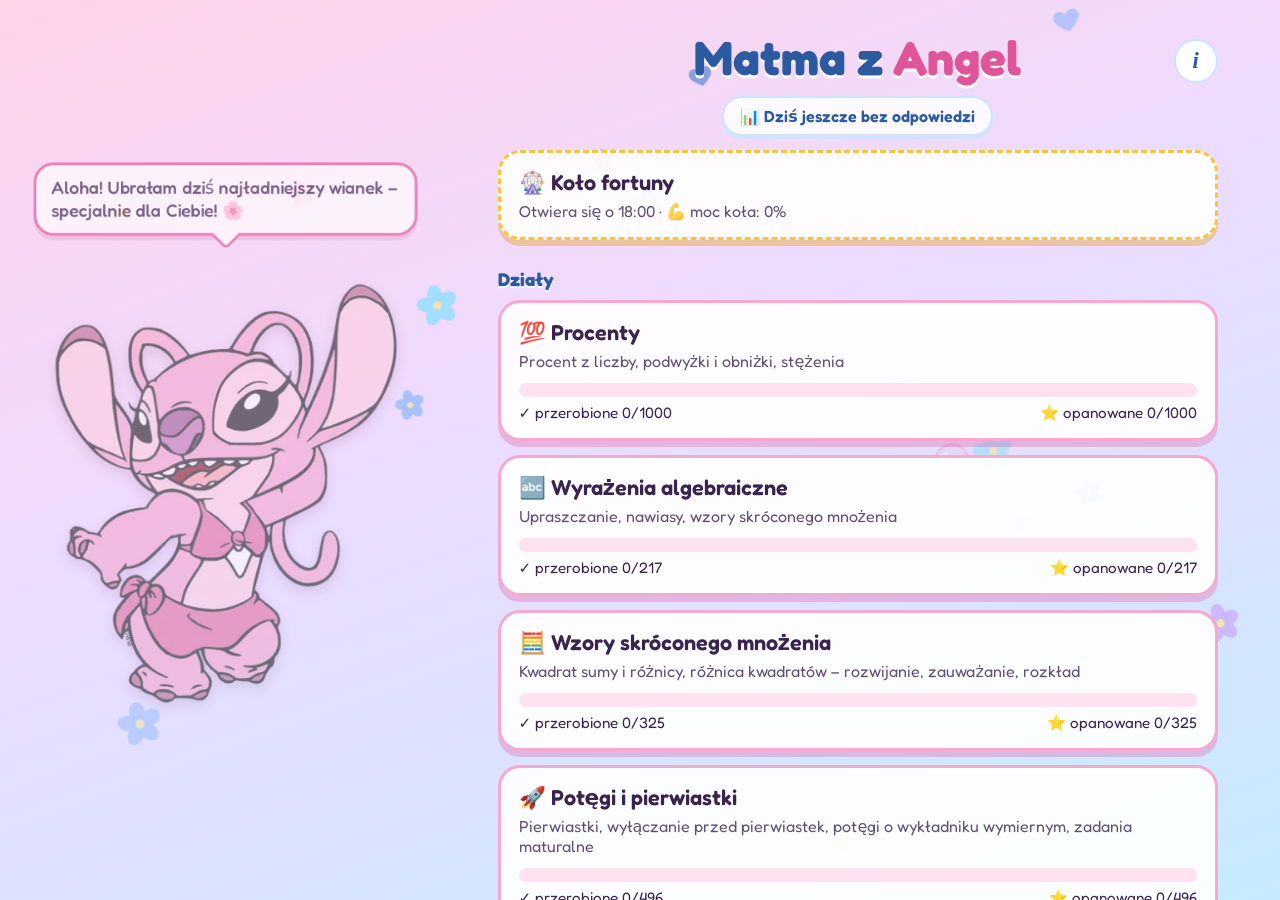
<file: index.html>
<!doctype html>
<html lang="pl">
  <head>
    <meta charset="UTF-8" />
    <meta name="robots" content="noindex, nofollow" />
    <meta http-equiv="refresh" content="0; url=matma/" />
    <title>Matma z Angel</title>
  </head>
  <body>
    <a href="matma/">Matma z Angel</a>
  </body>
</html>
</file>
